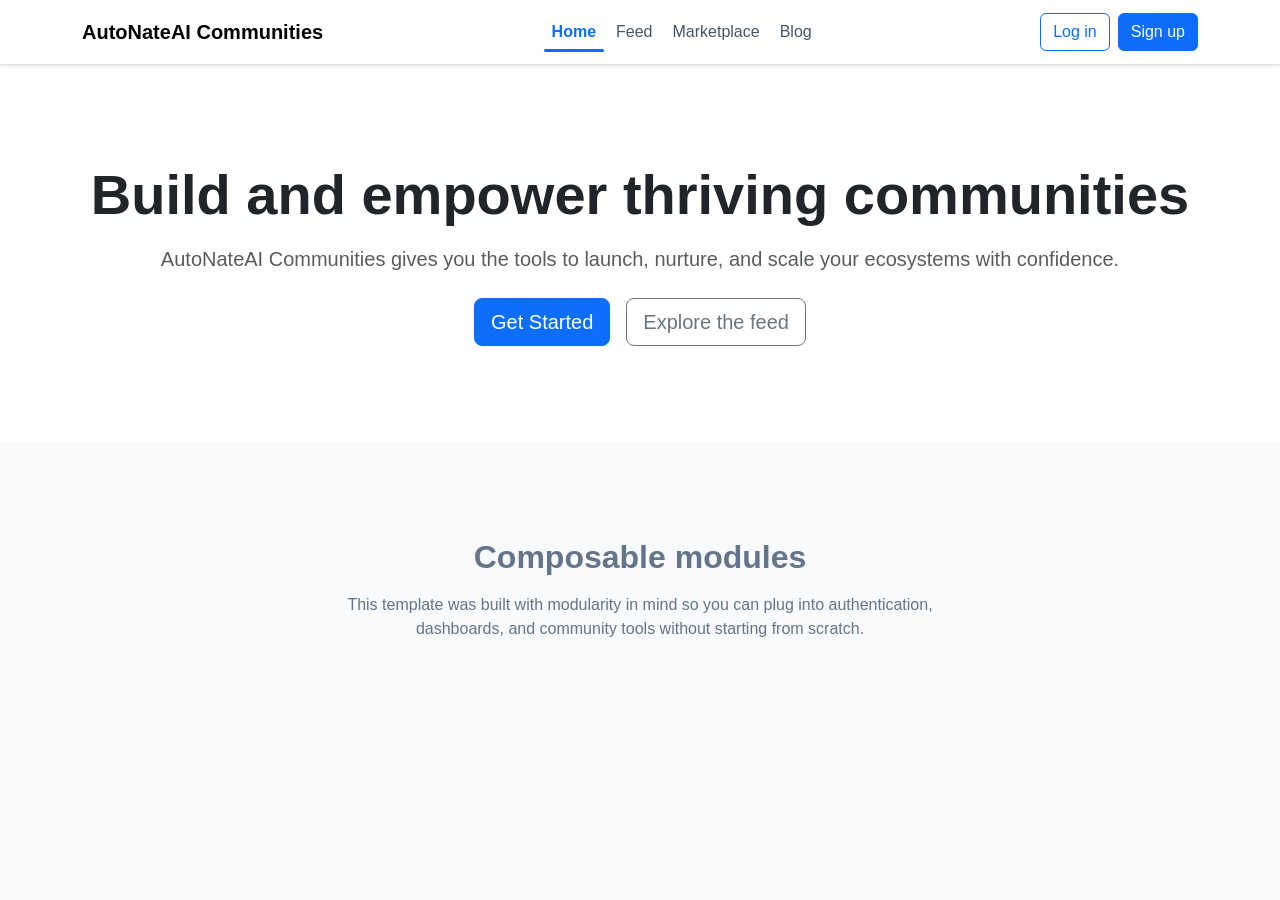
<file: index.html>
<!DOCTYPE html>
<html lang="en">
  <head>
    <meta charset="UTF-8" />
    <meta name="viewport" content="width=device-width, initial-scale=1" />
    <title>AutoNateAI Communities | Landing</title>
    <link
      href="https://cdn.jsdelivr.net/npm/bootstrap@5.3.2/dist/css/bootstrap.min.css"
      rel="stylesheet"
      integrity="sha384-T3c6CoIi6uLrA9TneNEoa7RxnatzjcDSCmG1MXxSR1GAsXEV/Dwwykc2MPK8M2HN"
      crossorigin="anonymous"
    />
    <link rel="stylesheet" href="assets/css/styles.css" />
    <script>
      window.pageConfig = {
        navType: "unauth",
        activeNav: "home",

      };
    </script>
  </head>
  <body>
    <div id="nav-container"></div>

    <section class="hero-section bg-white">
      <div class="container text-center">
        <h1 class="display-4 fw-bold mb-3">Build and empower thriving communities</h1>
        <p class="lead text-muted mb-4">
          AutoNateAI Communities gives you the tools to launch, nurture, and scale your ecosystems with confidence.
        </p>
        <div class="d-flex justify-content-center gap-3">
          <a class="btn btn-primary btn-lg" href="signup.html">Get Started</a>
          <a class="btn btn-outline-secondary btn-lg" href="feed.html">Explore the feed</a>
        </div>
      </div>
    </section>

    <section class="placeholder-section">
      <div class="container">
        <h2>Composable modules</h2>
        <p>
          This template was built with modularity in mind so you can plug into authentication, dashboards, and community tools without starting from scratch.
        </p>
      </div>
    </section>

    <script src="https://code.jquery.com/jquery-3.7.1.min.js" integrity="sha256-/JqT3SQfawRcv/BIHPThkBvs0OEvtFFmqPF/lYI/Cxo=" crossorigin="anonymous"></script>
    <script
      src="https://cdn.jsdelivr.net/npm/bootstrap@5.3.2/dist/js/bootstrap.bundle.min.js"
      integrity="sha384-C6RzsynM9kWDrMNeT87bh95OGNyZPhcTNXj1NW7RuBCsyN/o0jlpcV8Qyq46cDfL"
      crossorigin="anonymous"
    ></script>
    <script src="assets/js/config.js"></script>
    <script src="assets/js/auth-guard.js"></script>
    <script src="assets/js/navigation.js"></script>
  </body>
</html>
</file>
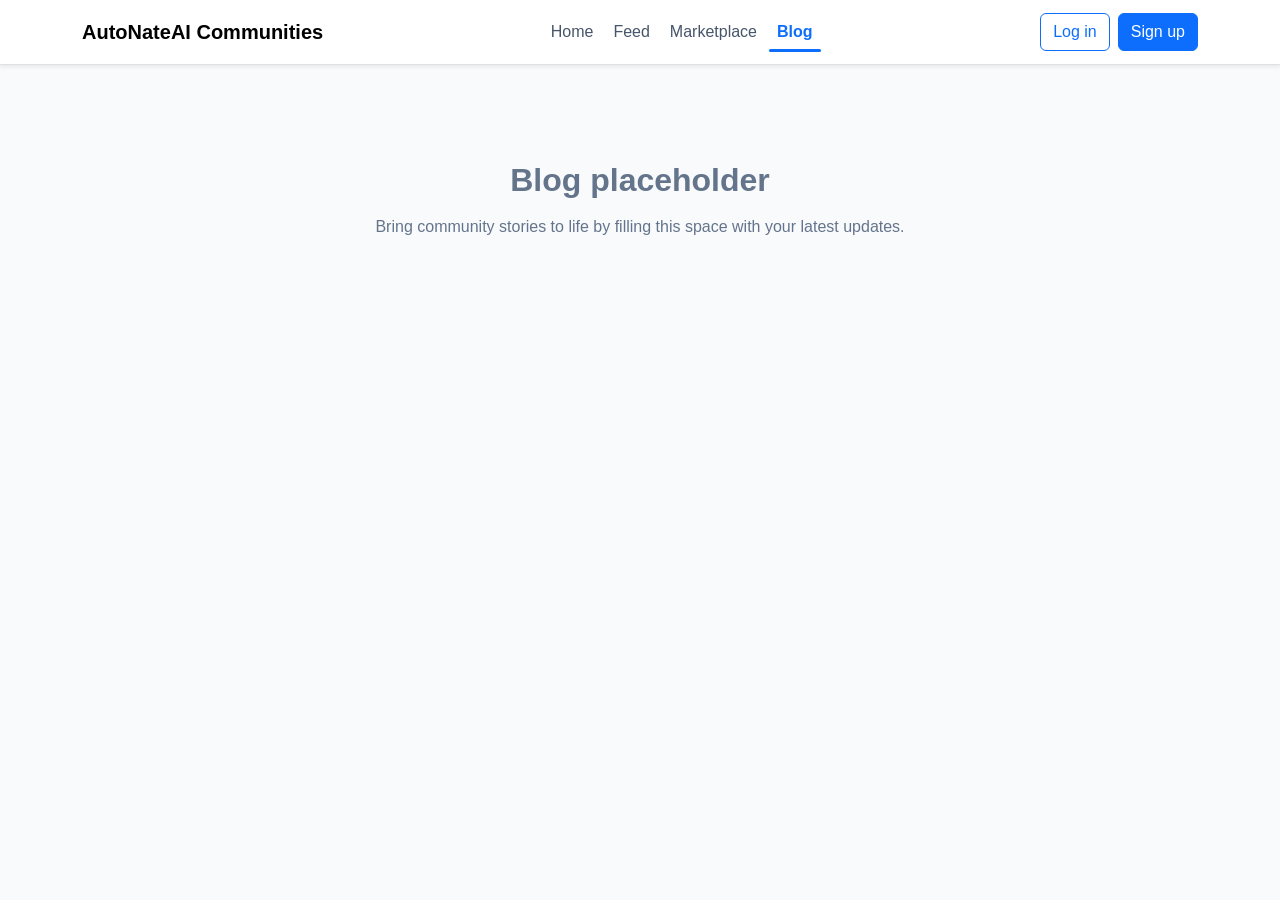
<file: blog.html>
<!DOCTYPE html>
<html lang="en">
  <head>
    <meta charset="UTF-8" />
    <meta name="viewport" content="width=device-width, initial-scale=1" />
    <title>Community Blog</title>
    <link
      href="https://cdn.jsdelivr.net/npm/bootstrap@5.3.2/dist/css/bootstrap.min.css"
      rel="stylesheet"
      integrity="sha384-T3c6CoIi6uLrA9TneNEoa7RxnatzjcDSCmG1MXxSR1GAsXEV/Dwwykc2MPK8M2HN"
      crossorigin="anonymous"
    />
    <link rel="stylesheet" href="assets/css/styles.css" />
    <script>
      window.pageConfig = {
        navType: "unauth",
        activeNav: "blog",
      };
    </script>
  </head>
  <body>
    <div id="nav-container"></div>

    <section class="placeholder-section">
      <div class="container">
        <h2>Blog placeholder</h2>
        <p>Bring community stories to life by filling this space with your latest updates.</p>
      </div>
    </section>

    <script src="https://code.jquery.com/jquery-3.7.1.min.js" integrity="sha256-/JqT3SQfawRcv/BIHPThkBvs0OEvtFFmqPF/lYI/Cxo=" crossorigin="anonymous"></script>
    <script
      src="https://cdn.jsdelivr.net/npm/bootstrap@5.3.2/dist/js/bootstrap.bundle.min.js"
      integrity="sha384-C6RzsynM9kWDrMNeT87bh95OGNyZPhcTNXj1NW7RuBCsyN/o0jlpcV8Qyq46cDfL"
      crossorigin="anonymous"
    ></script>
    <script src="assets/js/config.js"></script>
    <script src="assets/js/auth-guard.js"></script>
    <script src="assets/js/navigation.js"></script>
  </body>
</html>
</file>
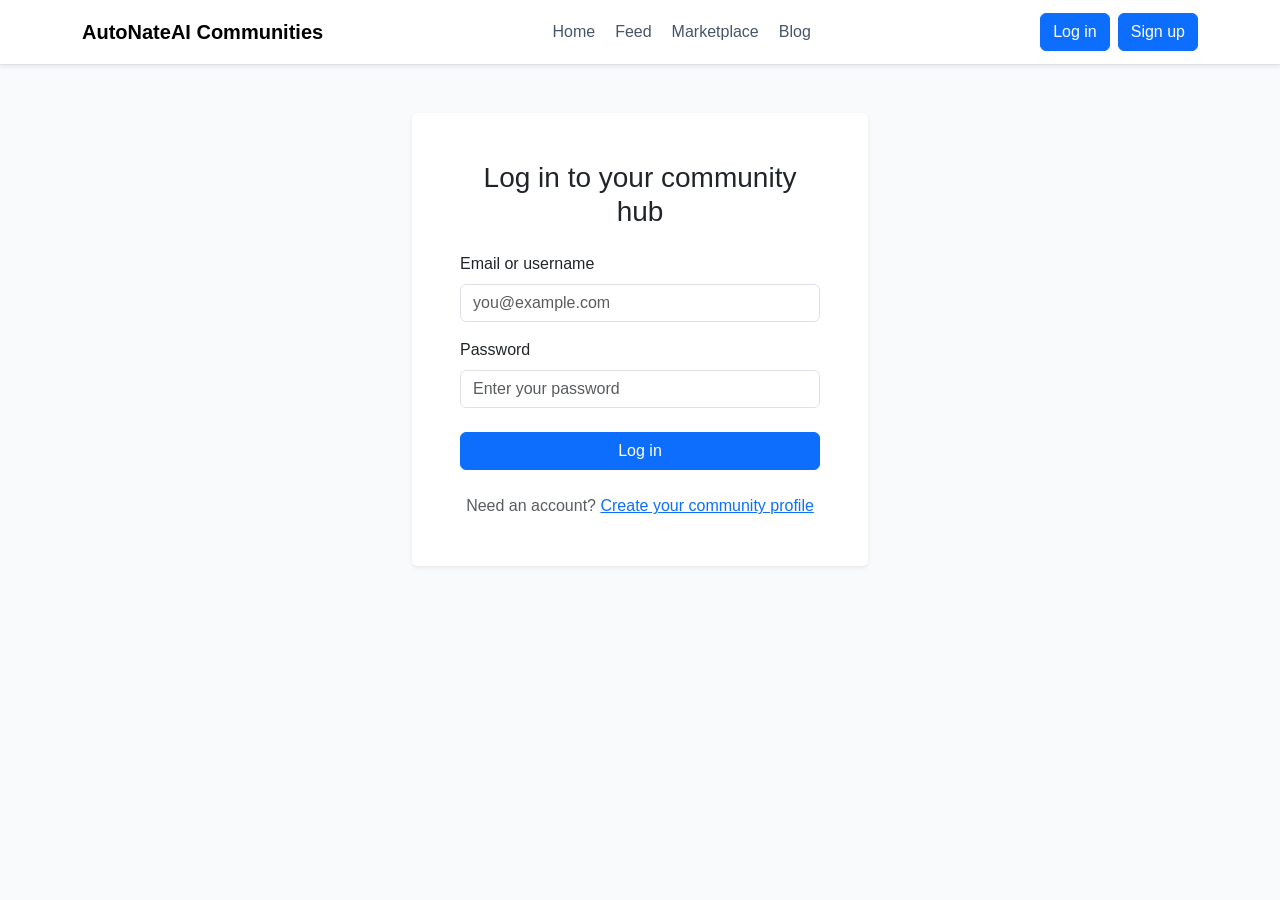
<file: dashboard.html>
<!DOCTYPE html>
<html lang="en">
  <head>
    <meta charset="UTF-8" />
    <meta name="viewport" content="width=device-width, initial-scale=1" />
    <title>Dashboard</title>
    <link
      href="https://cdn.jsdelivr.net/npm/bootstrap@5.3.2/dist/css/bootstrap.min.css"
      rel="stylesheet"
      integrity="sha384-T3c6CoIi6uLrA9TneNEoa7RxnatzjcDSCmG1MXxSR1GAsXEV/Dwwykc2MPK8M2HN"
      crossorigin="anonymous"
    />
    <link rel="stylesheet" href="assets/css/styles.css" />
    <script>
      window.pageConfig = {
        navType: "auth",
        requireAuth: true,
        activeNav: "dashboard",
      };
    </script>
  </head>
  <body>
    <div id="nav-container"></div>

    <main class="py-5">
      <div class="container">
        <div class="bg-white rounded-3 shadow-sm p-5">
          <h1 class="display-6 fw-semibold mb-3">Dashboard</h1>
          <p class="lead text-muted">
            Welcome to the AutoNateAI community command center. Drop in your analytics, workflows, and automations here.
          </p>
          <div class="border rounded-3 p-4 mt-4">
            <h2 class="h5 mb-3">Next steps</h2>
            <ul class="list-unstyled mb-0">
              <li class="mb-2">• Integrate your real-time metrics.</li>
              <li class="mb-2">• Surface actionable insights for your community managers.</li>
              <li>• Extend this dashboard with reusable cards, charts, and tables.</li>
            </ul>
          </div>
        </div>
      </div>
    </main>

    <script src="https://code.jquery.com/jquery-3.7.1.min.js" integrity="sha256-/JqT3SQfawRcv/BIHPThkBvs0OEvtFFmqPF/lYI/Cxo=" crossorigin="anonymous"></script>
    <script
      src="https://cdn.jsdelivr.net/npm/bootstrap@5.3.2/dist/js/bootstrap.bundle.min.js"
      integrity="sha384-C6RzsynM9kWDrMNeT87bh95OGNyZPhcTNXj1NW7RuBCsyN/o0jlpcV8Qyq46cDfL"
      crossorigin="anonymous"
    ></script>
    <script src="assets/js/config.js"></script>
    <script src="assets/js/auth-guard.js"></script>
    <script src="assets/js/navigation.js"></script>
  </body>
</html>
</file>
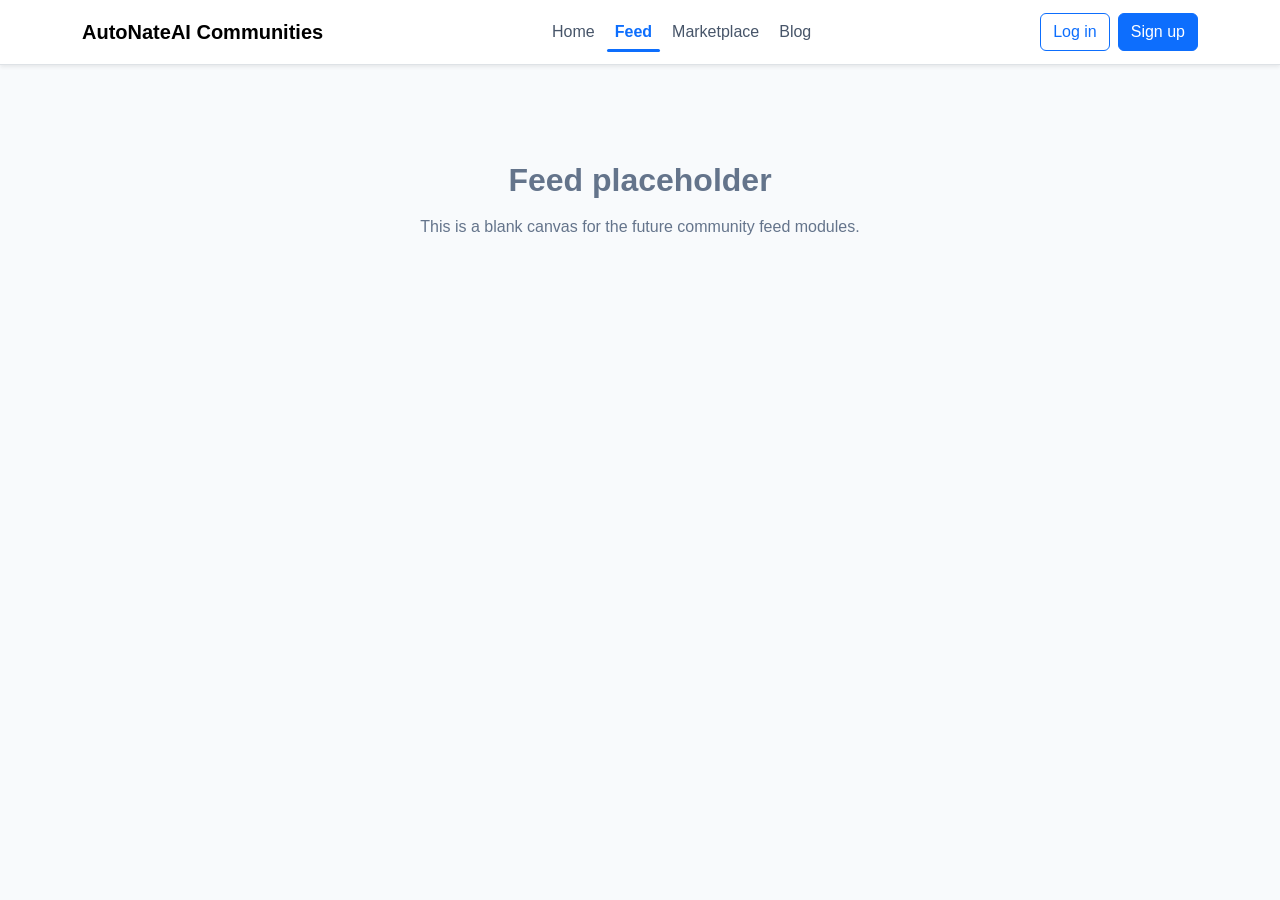
<file: feed.html>
<!DOCTYPE html>
<html lang="en">
  <head>
    <meta charset="UTF-8" />
    <meta name="viewport" content="width=device-width, initial-scale=1" />
    <title>Community Feed</title>
    <link
      href="https://cdn.jsdelivr.net/npm/bootstrap@5.3.2/dist/css/bootstrap.min.css"
      rel="stylesheet"
      integrity="sha384-T3c6CoIi6uLrA9TneNEoa7RxnatzjcDSCmG1MXxSR1GAsXEV/Dwwykc2MPK8M2HN"
      crossorigin="anonymous"
    />
    <link rel="stylesheet" href="assets/css/styles.css" />
    <script>
      window.pageConfig = {
        navType: "unauth",
        activeNav: "feed",
      };
    </script>
  </head>
  <body>
    <div id="nav-container"></div>

    <section class="placeholder-section">
      <div class="container">
        <h2>Feed placeholder</h2>
        <p>This is a blank canvas for the future community feed modules.</p>
      </div>
    </section>

    <script src="https://code.jquery.com/jquery-3.7.1.min.js" integrity="sha256-/JqT3SQfawRcv/BIHPThkBvs0OEvtFFmqPF/lYI/Cxo=" crossorigin="anonymous"></script>
    <script
      src="https://cdn.jsdelivr.net/npm/bootstrap@5.3.2/dist/js/bootstrap.bundle.min.js"
      integrity="sha384-C6RzsynM9kWDrMNeT87bh95OGNyZPhcTNXj1NW7RuBCsyN/o0jlpcV8Qyq46cDfL"
      crossorigin="anonymous"
    ></script>
    <script src="assets/js/config.js"></script>
    <script src="assets/js/auth-guard.js"></script>
    <script src="assets/js/navigation.js"></script>
  </body>
</html>
</file>
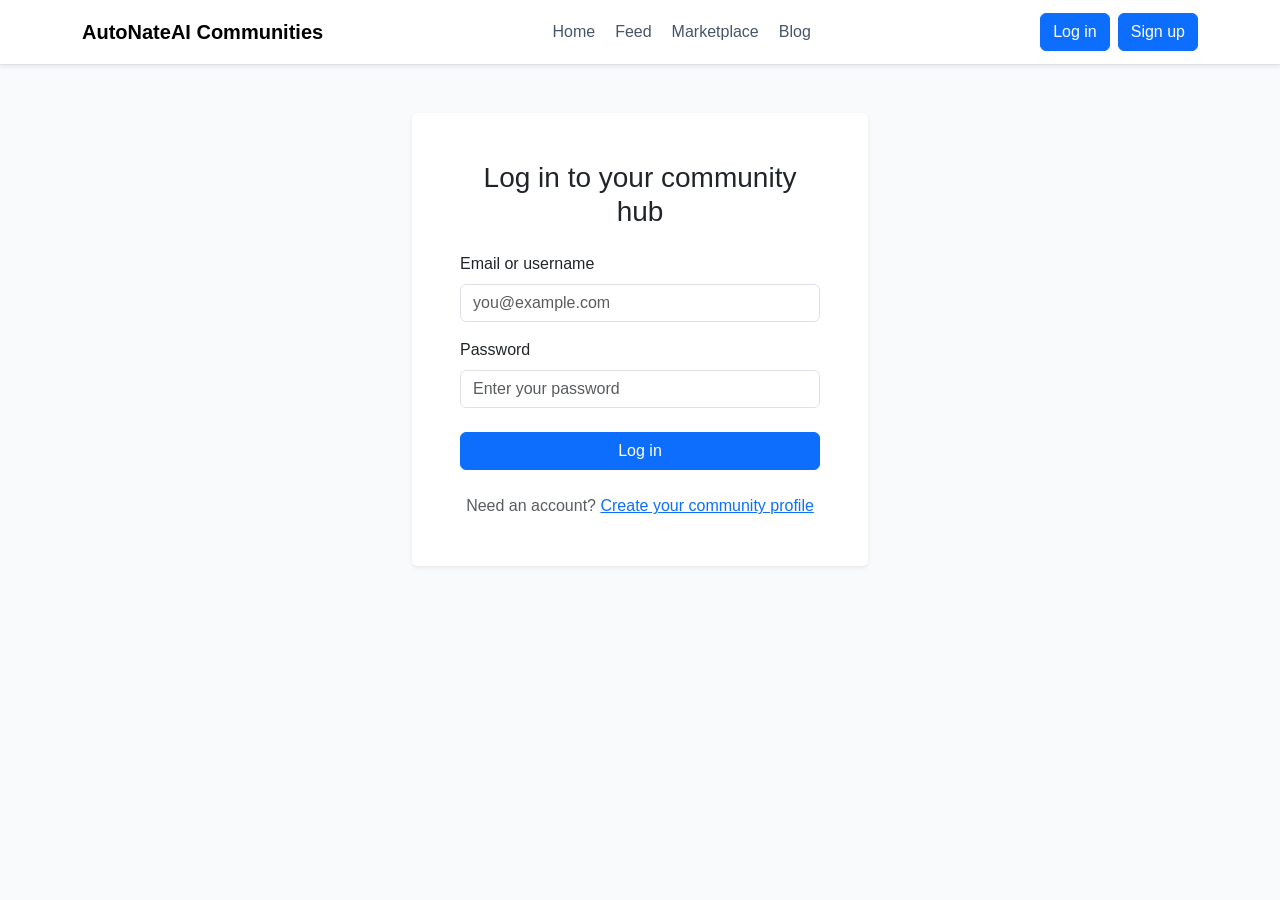
<file: login.html>
<!DOCTYPE html>
<html lang="en">
  <head>
    <meta charset="UTF-8" />
    <meta name="viewport" content="width=device-width, initial-scale=1" />
    <title>Log in</title>
    <link
      href="https://cdn.jsdelivr.net/npm/bootstrap@5.3.2/dist/css/bootstrap.min.css"
      rel="stylesheet"
      integrity="sha384-T3c6CoIi6uLrA9TneNEoa7RxnatzjcDSCmG1MXxSR1GAsXEV/Dwwykc2MPK8M2HN"
      crossorigin="anonymous"
    />
    <link rel="stylesheet" href="assets/css/styles.css" />
    <script>
      window.pageConfig = {
        navType: "unauth",
        activeNav: "login",
        redirectIfAuthenticated: "dashboard.html",
      };
    </script>
  </head>
  <body>
    <div id="nav-container"></div>

    <main class="py-5">
      <div class="container" style="max-width: 480px">
        <div class="card shadow-sm border-0">
          <div class="card-body p-4 p-md-5">
            <h1 class="h3 mb-4 text-center">Log in to your community hub</h1>
            <div class="alert alert-danger form-alert d-none" role="alert"></div>
            <form id="loginForm" novalidate>
              <div class="mb-3">
                <label for="loginUsername" class="form-label">Email or username</label>
                <input type="text" class="form-control" id="loginUsername" placeholder="you@example.com" required />
              </div>
              <div class="mb-4">
                <label for="loginPassword" class="form-label">Password</label>
                <input type="password" class="form-control" id="loginPassword" placeholder="Enter your password" required />
              </div>
              <button type="submit" class="btn btn-primary w-100">Log in</button>
            </form>
            <p class="mt-4 mb-0 text-center text-muted">
              Need an account?
              <a href="signup.html">Create your community profile</a>
            </p>
          </div>
        </div>
      </div>
    </main>

    <script src="https://code.jquery.com/jquery-3.7.1.min.js" integrity="sha256-/JqT3SQfawRcv/BIHPThkBvs0OEvtFFmqPF/lYI/Cxo=" crossorigin="anonymous"></script>
    <script
      src="https://cdn.jsdelivr.net/npm/bootstrap@5.3.2/dist/js/bootstrap.bundle.min.js"
      integrity="sha384-C6RzsynM9kWDrMNeT87bh95OGNyZPhcTNXj1NW7RuBCsyN/o0jlpcV8Qyq46cDfL"
      crossorigin="anonymous"
    ></script>
    <script src="assets/js/config.js"></script>
    <script src="assets/js/auth-guard.js"></script>
    <script src="assets/js/navigation.js"></script>
    <script src="assets/js/auth.js"></script>
  </body>
</html>
</file>
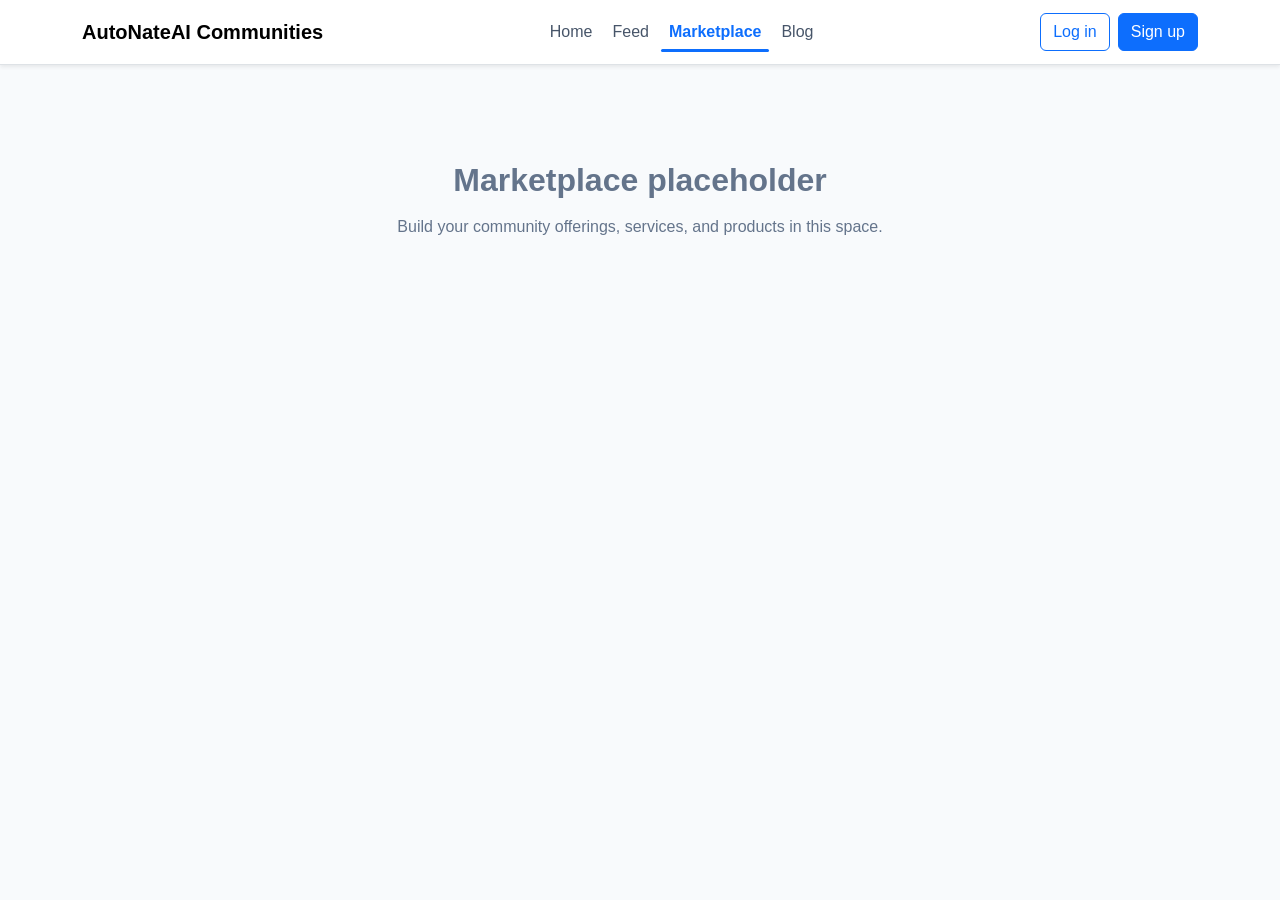
<file: marketplace.html>
<!DOCTYPE html>
<html lang="en">
  <head>
    <meta charset="UTF-8" />
    <meta name="viewport" content="width=device-width, initial-scale=1" />
    <title>Marketplace</title>
    <link
      href="https://cdn.jsdelivr.net/npm/bootstrap@5.3.2/dist/css/bootstrap.min.css"
      rel="stylesheet"
      integrity="sha384-T3c6CoIi6uLrA9TneNEoa7RxnatzjcDSCmG1MXxSR1GAsXEV/Dwwykc2MPK8M2HN"
      crossorigin="anonymous"
    />
    <link rel="stylesheet" href="assets/css/styles.css" />
    <script>
      window.pageConfig = {
        navType: "unauth",
        activeNav: "marketplace",
      };
    </script>
  </head>
  <body>
    <div id="nav-container"></div>

    <section class="placeholder-section">
      <div class="container">
        <h2>Marketplace placeholder</h2>
        <p>Build your community offerings, services, and products in this space.</p>
      </div>
    </section>

    <script src="https://code.jquery.com/jquery-3.7.1.min.js" integrity="sha256-/JqT3SQfawRcv/BIHPThkBvs0OEvtFFmqPF/lYI/Cxo=" crossorigin="anonymous"></script>
    <script
      src="https://cdn.jsdelivr.net/npm/bootstrap@5.3.2/dist/js/bootstrap.bundle.min.js"
      integrity="sha384-C6RzsynM9kWDrMNeT87bh95OGNyZPhcTNXj1NW7RuBCsyN/o0jlpcV8Qyq46cDfL"
      crossorigin="anonymous"
    ></script>
    <script src="assets/js/config.js"></script>
    <script src="assets/js/auth-guard.js"></script>
    <script src="assets/js/navigation.js"></script>
  </body>
</html>
</file>
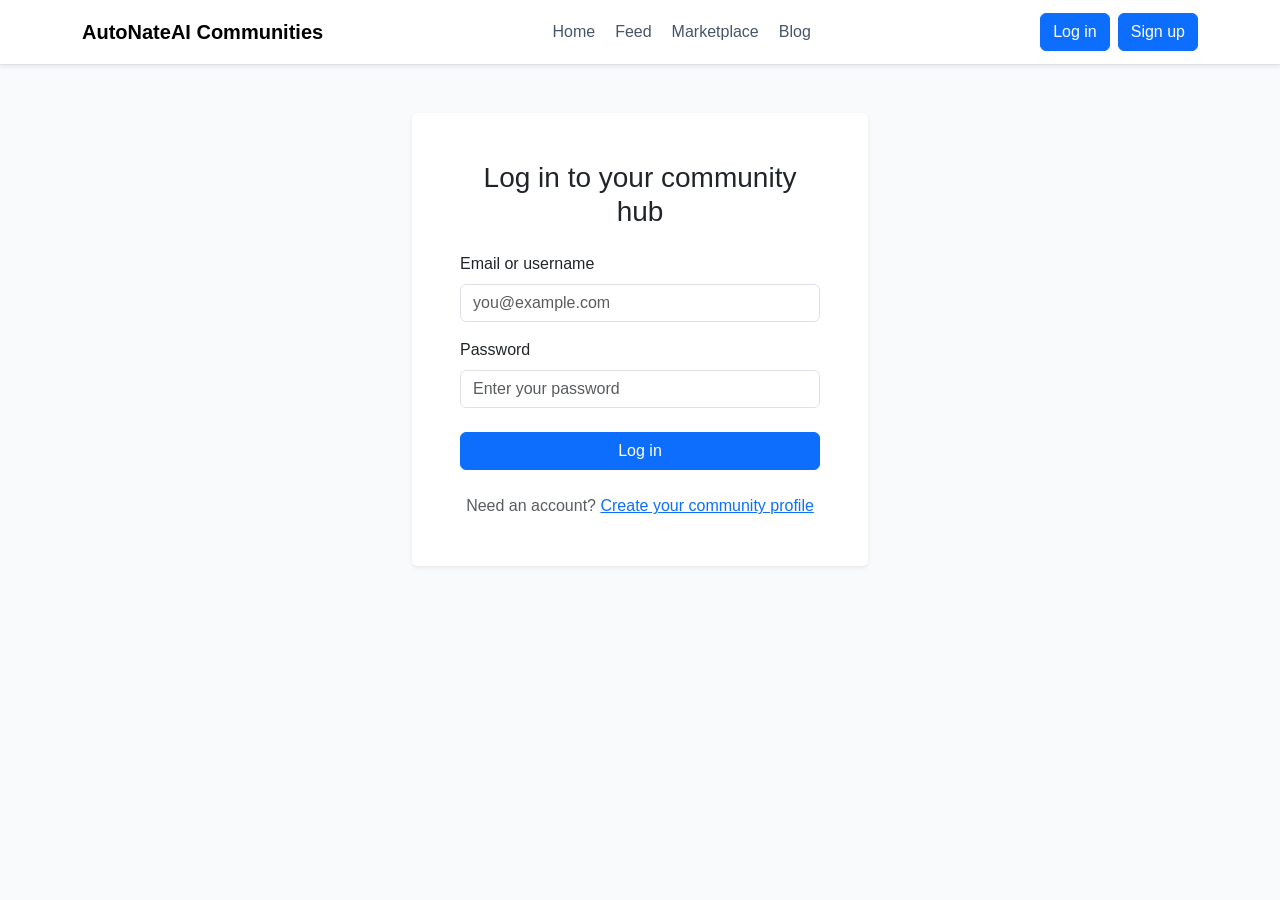
<file: profile.html>
<!DOCTYPE html>
<html lang="en">
  <head>
    <meta charset="UTF-8" />
    <meta name="viewport" content="width=device-width, initial-scale=1" />
    <title>Profile</title>
    <link
      href="https://cdn.jsdelivr.net/npm/bootstrap@5.3.2/dist/css/bootstrap.min.css"
      rel="stylesheet"
      integrity="sha384-T3c6CoIi6uLrA9TneNEoa7RxnatzjcDSCmG1MXxSR1GAsXEV/Dwwykc2MPK8M2HN"
      crossorigin="anonymous"
    />
    <link rel="stylesheet" href="assets/css/styles.css" />
    <script>
      window.pageConfig = {
        navType: "auth",
        requireAuth: true,
        activeNav: "profile",
      };
    </script>
  </head>
  <body>
    <div id="nav-container"></div>

    <section class="py-5">
      <div class="container">
        <div class="row g-4">
          <div class="col-md-4">
            <div class="card shadow-sm border-0">
              <div class="card-body text-center">
                <div class="rounded-circle bg-primary bg-opacity-10 text-primary d-flex align-items-center justify-content-center mx-auto" style="width: 120px; height: 120px; font-size: 3rem;">
                  <span class="fw-bold">AN</span>
                </div>
                <h2 class="h4 mt-3">Community Builder</h2>
                <p class="text-muted mb-0">Your profile module lives here.</p>
              </div>
            </div>
          </div>
          <div class="col-md-8">
            <div class="card shadow-sm border-0 h-100">
              <div class="card-body">
                <h2 class="h4 mb-3">Profile details</h2>
                <p class="text-muted">
                  Populate this area with member information, preferences, and permissions to personalize community experiences.
                </p>
                <div class="border rounded-3 p-4">
                  <p class="mb-0 text-muted">Add reusable profile forms, badges, and activity timelines here.</p>
                </div>
              </div>
            </div>
          </div>
        </div>
      </div>
    </section>

    <script src="https://code.jquery.com/jquery-3.7.1.min.js" integrity="sha256-/JqT3SQfawRcv/BIHPThkBvs0OEvtFFmqPF/lYI/Cxo=" crossorigin="anonymous"></script>
    <script
      src="https://cdn.jsdelivr.net/npm/bootstrap@5.3.2/dist/js/bootstrap.bundle.min.js"
      integrity="sha384-C6RzsynM9kWDrMNeT87bh95OGNyZPhcTNXj1NW7RuBCsyN/o0jlpcV8Qyq46cDfL"
      crossorigin="anonymous"
    ></script>
    <script src="assets/js/config.js"></script>
    <script src="assets/js/auth-guard.js"></script>
    <script src="assets/js/navigation.js"></script>
  </body>
</html>
</file>
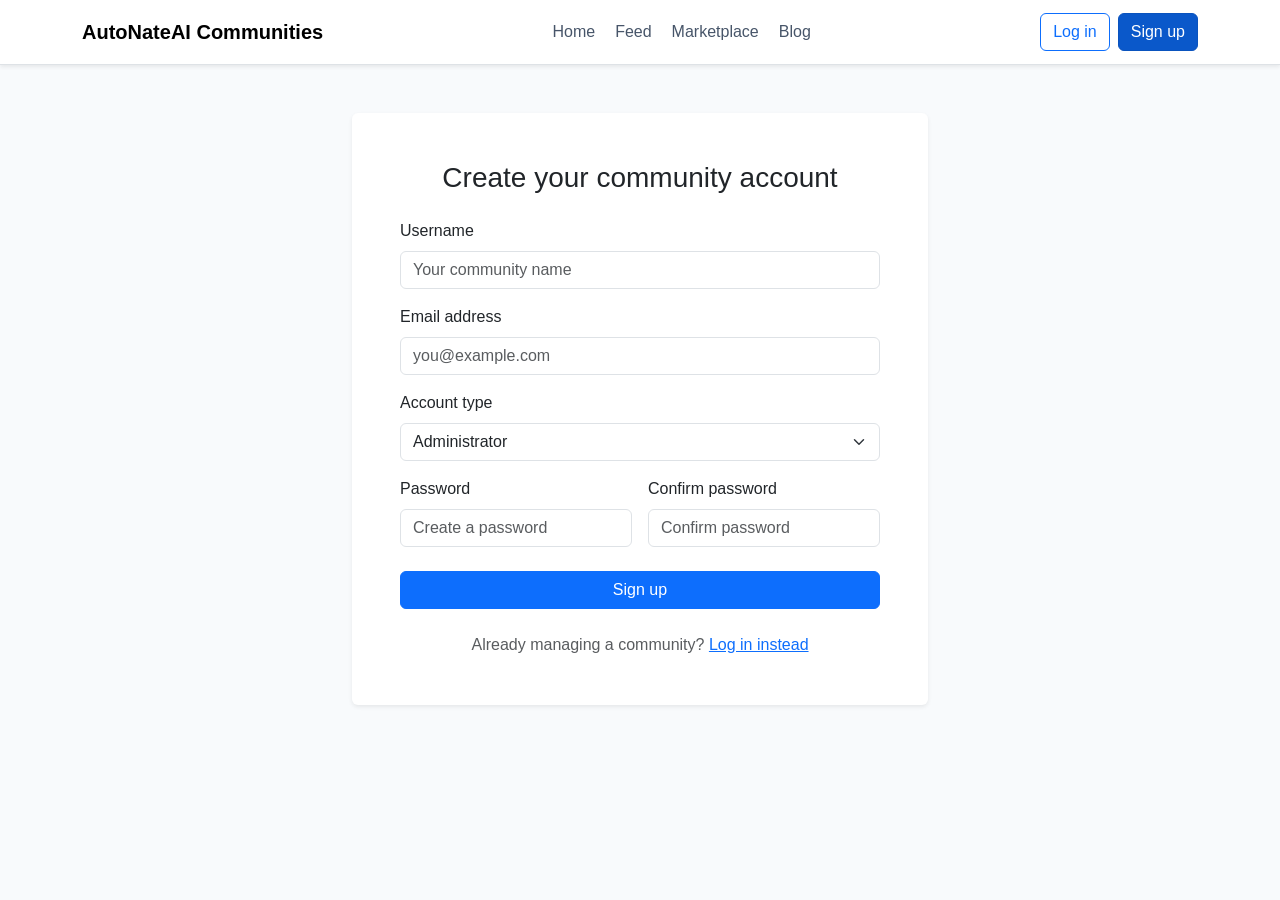
<file: signup.html>
<!DOCTYPE html>
<html lang="en">
  <head>
    <meta charset="UTF-8" />
    <meta name="viewport" content="width=device-width, initial-scale=1" />
    <title>Sign up</title>
    <link
      href="https://cdn.jsdelivr.net/npm/bootstrap@5.3.2/dist/css/bootstrap.min.css"
      rel="stylesheet"
      integrity="sha384-T3c6CoIi6uLrA9TneNEoa7RxnatzjcDSCmG1MXxSR1GAsXEV/Dwwykc2MPK8M2HN"
      crossorigin="anonymous"
    />
    <link rel="stylesheet" href="assets/css/styles.css" />
    <script>
      window.pageConfig = {
        navType: "unauth",
        activeNav: "signup",
        redirectIfAuthenticated: "dashboard.html",
      };
    </script>
  </head>
  <body>
    <div id="nav-container"></div>

    <main class="py-5">
      <div class="container" style="max-width: 600px">
        <div class="card shadow-sm border-0">
          <div class="card-body p-4 p-md-5">
            <h1 class="h3 mb-4 text-center">Create your community account</h1>
            <div class="alert alert-danger form-alert d-none" role="alert"></div>
            <form id="signupForm" novalidate>
              <div class="mb-3">
                <label for="signupUsername" class="form-label">Username</label>
                <input type="text" class="form-control" id="signupUsername" placeholder="Your community name" required />
              </div>
              <div class="mb-3">
                <label for="signupEmail" class="form-label">Email address</label>
                <input type="email" class="form-control" id="signupEmail" placeholder="you@example.com" required />
              </div>
              <div class="mb-3">
                <label for="signupUserType" class="form-label">Account type</label>
                <select class="form-select" id="signupUserType" required>
                  <option value="admin">Administrator</option>
                  <option value="member">Member</option>
                </select>
              </div>
              <div class="row g-3">
                <div class="col-md-6">
                  <label for="signupPassword" class="form-label">Password</label>
                  <input type="password" class="form-control" id="signupPassword" placeholder="Create a password" required />
                </div>
                <div class="col-md-6">
                  <label for="signupConfirmPassword" class="form-label">Confirm password</label>
                  <input type="password" class="form-control" id="signupConfirmPassword" placeholder="Confirm password" required />
                </div>
              </div>
              <button type="submit" class="btn btn-primary w-100 mt-4">Sign up</button>
            </form>
            <p class="mt-4 mb-0 text-center text-muted">
              Already managing a community?
              <a href="login.html">Log in instead</a>
            </p>
          </div>
        </div>
      </div>
    </main>

    <script src="https://code.jquery.com/jquery-3.7.1.min.js" integrity="sha256-/JqT3SQfawRcv/BIHPThkBvs0OEvtFFmqPF/lYI/Cxo=" crossorigin="anonymous"></script>
    <script
      src="https://cdn.jsdelivr.net/npm/bootstrap@5.3.2/dist/js/bootstrap.bundle.min.js"
      integrity="sha384-C6RzsynM9kWDrMNeT87bh95OGNyZPhcTNXj1NW7RuBCsyN/o0jlpcV8Qyq46cDfL"
      crossorigin="anonymous"
    ></script>
    <script src="assets/js/config.js"></script>
    <script src="assets/js/auth-guard.js"></script>
    <script src="assets/js/navigation.js"></script>
    <script src="assets/js/auth.js"></script>
  </body>
</html>
</file>
<file: assets/css/styles.css>
body {
  font-family: "Helvetica Neue", Arial, sans-serif;
  background-color: #f8fafc;
}

.hero-section {
  padding: 6rem 0;
}

.placeholder-section {
  padding: 6rem 0;
  text-align: center;
  color: #64748b;
}

.placeholder-section h2 {
  font-weight: 600;
  margin-bottom: 1rem;
}

.placeholder-section p {
  max-width: 640px;
  margin: 0 auto;
}

.nav-tabs-line .nav-link {
  position: relative;
  color: #475569;
  font-weight: 500;
  padding: 0.75rem 1rem;
  border-radius: 0;
  transition: color 0.2s ease;
}

.nav-tabs-line .nav-link::after {
  content: "";
  position: absolute;
  left: 0;
  right: 0;
  bottom: 0.25rem;
  height: 3px;
  background: transparent;
  border-radius: 999px;
  transition: background 0.2s ease;
}

.nav-tabs-line .nav-link:hover {
  color: #0d6efd;
}

.nav-tabs-line .nav-link.active {
  color: #0d6efd;
  font-weight: 600;
}

.nav-tabs-line .nav-link.active::after {
  background: #0d6efd;
}

@media (min-width: 992px) {
  .nav-tabs-line {
    gap: 0.25rem;
  }
}
</file>
